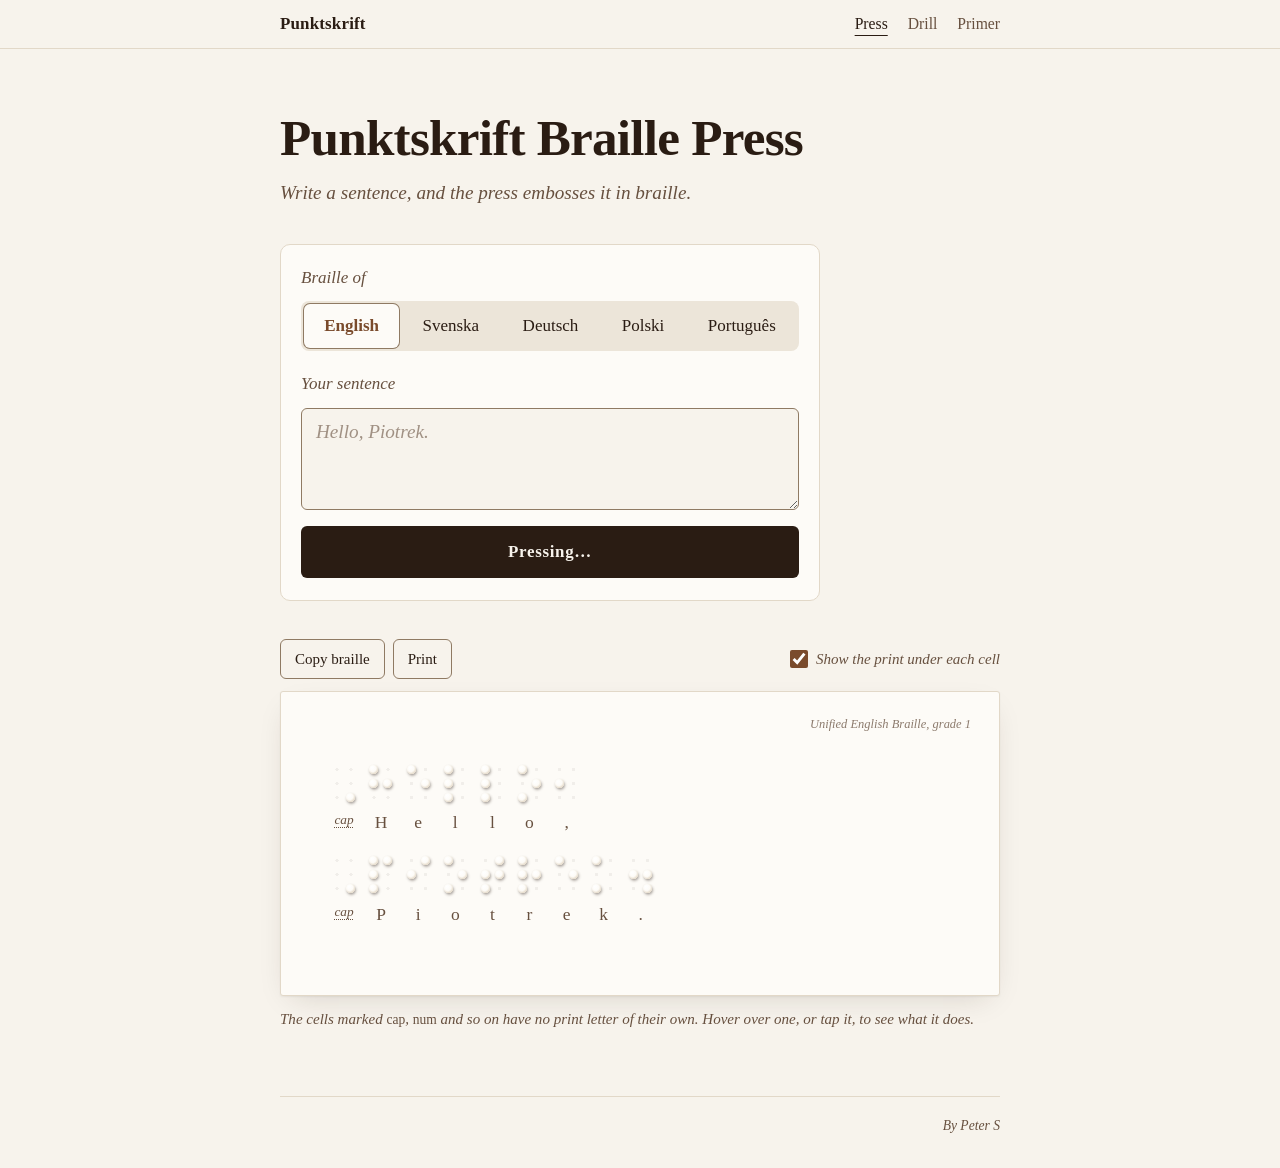
<file: index.html>
<!DOCTYPE html>
<html lang="en">
<head>
<meta charset="utf-8">
<meta name="viewport" content="width=device-width, initial-scale=1, viewport-fit=cover">
<meta name="theme-color" content="#f7f3ec" media="(prefers-color-scheme: light)">
<meta name="theme-color" content="#19110c" media="(prefers-color-scheme: dark)">
<title>Punktskrift Braille Press</title>
<link rel="stylesheet" href="css/site.css">
<link rel="stylesheet" href="css/braille.css">
<link rel="stylesheet" href="css/press.css">
</head>
<body>
<nav class="nav" aria-label="Punktskrift"><div class="in">
  <a class="brand" href="index.html">Punktskrift</a>
  <div class="pages">
    <a href="index.html" aria-current="page">Press</a>
    <a href="drill.html">Drill</a>
    <a href="primer.html">Primer</a>
  </div>
</div></nav>
<main>
  <header class="mast">
    <h1>Punktskrift Braille Press</h1>
    <p class="sub">Write a sentence, and the press embosses it in braille.</p>
  </header>

  <form id="press" class="slip" autocomplete="off">
    <span class="lbl" id="lang-label">Braille of</span>
    <div class="seg" id="langs" role="radiogroup" aria-labelledby="lang-label"></div>
    <label class="lbl" for="text">Your sentence</label>
    <textarea id="text" rows="3" spellcheck="false" placeholder="Hello, Piotrek."></textarea>
    <button type="submit" class="primary" id="go">Press</button>
  </form>

  <section class="sheet-wrap" aria-label="Braille page">
    <div class="tools">
      <button type="button" class="ghost" id="copy" title="Copy the braille as Unicode text">Copy braille</button>
      <button type="button" class="ghost" id="print">Print</button>
      <label class="toggle"><input type="checkbox" id="show-print" checked> Show the print under each cell</label>
    </div>
    <div class="sheet" id="sheet"></div>
    <p class="note" id="explain-hint" hidden>The cells marked <span class="eg">cap</span>, <span class="eg">num</span> and so on have no print letter of their own. Hover over one, or tap it, to see what it does.</p>
    <p class="note" id="note" hidden></p>
    <p class="sr" id="reader" aria-live="polite"></p>
  </section>
</main>
<footer class="foot">By Peter S</footer>
<script src="js/tables.js"></script>
<script src="js/braille.js"></script>
<script src="js/common.js"></script>
<script src="js/press.js"></script>
</body>
</html>
</file>
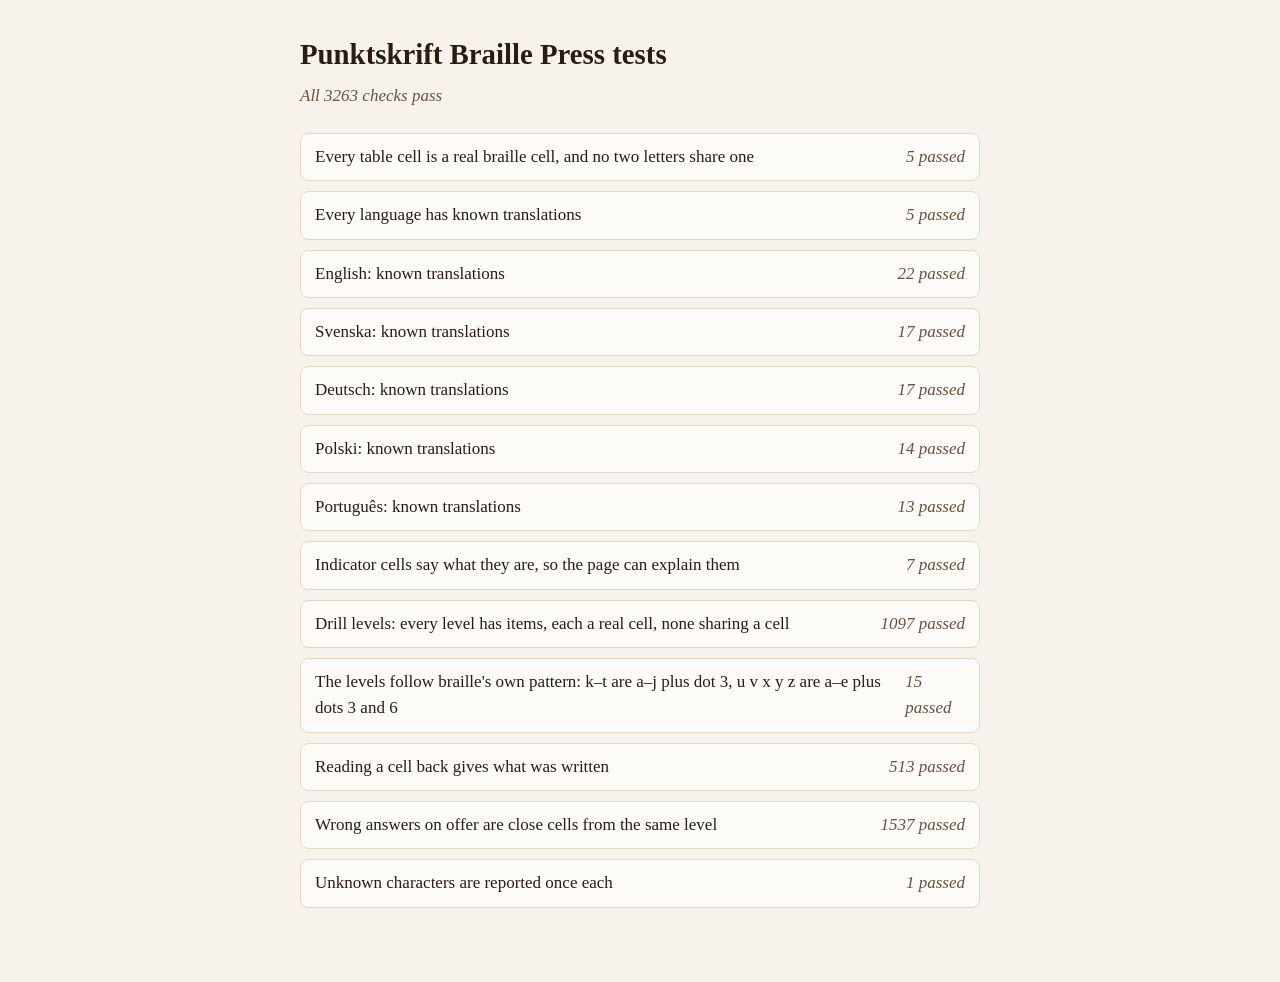
<file: tests/index.html>
<!DOCTYPE html>
<html lang="en">
<head>
<meta charset="utf-8">
<meta name="viewport" content="width=device-width, initial-scale=1">
<title>Punktskrift Braille Press tests</title>
<link rel="stylesheet" href="../css/site.css">
<style>
main{max-width:720px;margin:0 auto;padding:32px 20px 64px}
h1{margin:0 0 6px;font-weight:600;font-size:1.8rem}
#sum{margin:0 0 24px;color:var(--muted);font-style:italic}
.suite{margin:0 0 10px;padding:10px 14px;border:1px solid var(--line);border-radius:8px;background:var(--card)}
.suite.bad{border-color:var(--bad)}
.suite p{margin:0;display:flex;justify-content:space-between;gap:12px}
.suite .n{color:var(--muted);font-style:italic}
.suite ul{margin:8px 0 0;padding:0 0 0 18px;color:var(--bad);font-size:.92rem}
</style>
</head>
<body>
<main>
  <h1>Punktskrift Braille Press tests</h1>
  <p id="sum">Running…</p>
  <div id="out"></div>
</main>
<!-- Opens straight from disk: no server needed. -->
<script src="../js/tables.js"></script>
<script src="../js/braille.js"></script>
<script src="../js/lessons.js"></script>
<script src="cases.js"></script>
<script>
const suites = [];
function suite(name, run) {
  const failures = [];
  let count = 0;
  run((ok, message) => { count++; if (!ok) failures.push(message); });
  suites.push({ name, count, failures });
}

// "6 125 | 1" → the Unicode braille toUnicode() should give
function fromDots(expected) {
  return expected.split(" / ").map(line => line.split(" | ").map(word =>
    word.split(" ").map(cell => cell.startsWith("=") ? cell.slice(1) : cellChar(cell)).join("")
  ).join("⠀")).join("\n");
}

// Unicode braille back to dot numbers, so a failure reads like the cases
function toDots(braille) {
  return braille.split("\n").map(line => line.split("⠀").map(word => [...word].map(ch => {
    const code = ch.charCodeAt(0) - 0x2800;
    if (code < 0 || code > 63) return "=" + ch;
    return [1, 2, 3, 4, 5, 6].filter(dot => code & (1 << (dot - 1))).join("");
  }).join(" ")).join(" | ")).join(" / ");
}

suite("Every table cell is a real braille cell, and no two letters share one", check => {
  for (const [id, table] of Object.entries(BRAILLE_TABLES)) {
    const problems = tableProblems(table);
    check(problems.length === 0, `${id}: ${problems.join("; ")}`);
  }
});

suite("Every language has known translations", check => {
  for (const id of Object.keys(BRAILLE_TABLES)) check(CASES[id] && CASES[id].length > 0, `${id} has no cases`);
});

for (const [id, cases] of Object.entries(CASES)) {
  suite(`${BRAILLE_TABLES[id] ? BRAILLE_TABLES[id].name : id}: known translations`, check => {
    for (const [text, expected] of cases) {
      const got = toUnicode(translate(text, BRAILLE_TABLES[id]));
      check(got === fromDots(expected), `${JSON.stringify(text)} gave ${toDots(got)}, expected ${expected}`);
    }
  });
}

suite("Indicator cells say what they are, so the page can explain them", check => {
  const roles = (text, id) => translate(text, BRAILLE_TABLES[id]).lines.flat(2)
    .map(glyph => glyph.role).filter(role => !["letter", "digit", "sign"].includes(role)).join(" ");
  for (const [text, id, expected] of [
    ["Hi", "en", "cap"], ["NASA", "en", "capsWord"], ["ABCs", "en", "capsWord capsEnd"],
    ["THIS IS LOUD", "en", "capsPhrase capsEnd"], ["3a", "en", "num let"],
    ["ÄRGER", "de", "capsWord"], ["PKOs", "pl", "cap cap cap"],
  ]) {
    const got = roles(text, id);
    check(got === expected, `${id} ${JSON.stringify(text)} gave ${got}, expected ${expected}`);
  }
});

suite("Drill levels: every level has items, each a real cell, none sharing a cell", check => {
  for (const [id, table] of Object.entries(BRAILLE_TABLES)) {
    const list = levels(table);
    check(list.length >= 6, `${id} has only ${list.length} levels`);
    for (const level of list) {
      check(level.items.length > 0, `${id} ${level.id} is empty`);
      const keys = new Set();
      for (const it of level.items) {
        check(isCell(it.cell), `${id} ${level.id} ${it.print}: "${it.cell}" is not one cell`);
        check(!keys.has(it.key), `${id} ${level.id}: two items on ${it.key}`);
        keys.add(it.key);
      }
    }
    for (const letter of table.alphabet) check(table.letters[letter], `${id}: alphabet letter ${letter} has no cell`);
    const first = list[0].items.map(it => it.print).join("");
    check(first === "abcdefghij", `${id} starts with ${first}`);
  }
});

suite("The levels follow braille's own pattern: k–t are a–j plus dot 3, u v x y z are a–e plus dots 3 and 6", check => {
  const plus = (cell, dots) => [...new Set(cell + dots)].sort().join("");
  for (let k = 0; k < 10; k++) {
    const a = "abcdefghij"[k], b = "klmnopqrst"[k];
    check(BASE_LETTERS[b] === plus(BASE_LETTERS[a], "3"), `${b} is not ${a} plus dot 3`);
  }
  [..."uvxyz"].forEach((u, k) => check(BASE_LETTERS[u] === plus(BASE_LETTERS["abcde"[k]], "36"), `${u} is not ${"abcde"[k]} plus dots 3 and 6`));
});

suite("Reading a cell back gives what was written", check => {
  for (const [id, table] of Object.entries(BRAILLE_TABLES)) {
    for (const level of levels(table)) {
      for (const it of level.items) {
        const prints = lettersFor(table, it.cell).map(meaning => meaning.print);
        check(prints.includes(it.print), `${id}: ${it.cell} doesn't read back as ${it.print} (got ${prints.join(" ")})`);
      }
    }
  }
  check(lettersFor(BRAILLE_TABLES.en, "3456").some(m => m.print === "number sign"), "3456 is not the number sign in English");
});

suite("Wrong answers on offer are close cells from the same level", check => {
  let seed = 1;
  const random = () => (seed = (seed * 16807) % 2147483647) / 2147483647;
  for (const [id, table] of Object.entries(BRAILLE_TABLES)) {
    for (const level of levels(table)) {
      for (const it of level.items) {
        const offered = neighbours(it, level.items, 3, random);
        const want = Math.min(3, level.items.length - 1);
        check(offered.length === want, `${id} ${level.id} ${it.print}: ${offered.length} choices, expected ${want}`);
        check(offered.every(o => o.key !== it.key && level.items.includes(o)), `${id} ${level.id} ${it.print}: a choice repeats the answer or comes from elsewhere`);
        check(new Set(offered.map(o => o.key)).size === offered.length, `${id} ${level.id} ${it.print}: the same choice twice`);
      }
    }
  }
  const near = neighbours(levels(BRAILLE_TABLES.en)[0].items[3], levels(BRAILLE_TABLES.en)[0].items, 3, random);
  check(near.every(o => dotDistance(o.cell, "145") <= 2), `d's neighbours are far: ${near.map(o => o.print).join(" ")}`);
});

suite("Unknown characters are reported once each", check => {
  const result = translate("a ☃ b ☃ €", BRAILLE_TABLES.en);
  check(result.unknown.join("") === "☃", `got ${JSON.stringify(result.unknown)}`);
});

const out = document.getElementById("out");
let failed = 0, total = 0;
for (const { name, count, failures } of suites) {
  total += count;
  failed += failures.length;
  const box = document.createElement("section");
  box.className = "suite" + (failures.length ? " bad" : "");
  box.innerHTML = `<p><span></span><span class="n"></span></p>`;
  box.querySelector("span").textContent = name;
  box.querySelector(".n").textContent = failures.length ? `${failures.length} of ${count} failed` : `${count} passed`;
  if (failures.length) {
    const list = document.createElement("ul");
    failures.forEach(message => { const item = document.createElement("li"); item.textContent = message; list.append(item); });
    box.append(list);
  }
  out.append(box);
}
document.getElementById("sum").textContent = failed ? `${failed} of ${total} checks failed` : `All ${total} checks pass`;
document.title = (failed ? "FAIL " : "PASS ") + document.title;
</script>
</body>
</html>
</file>
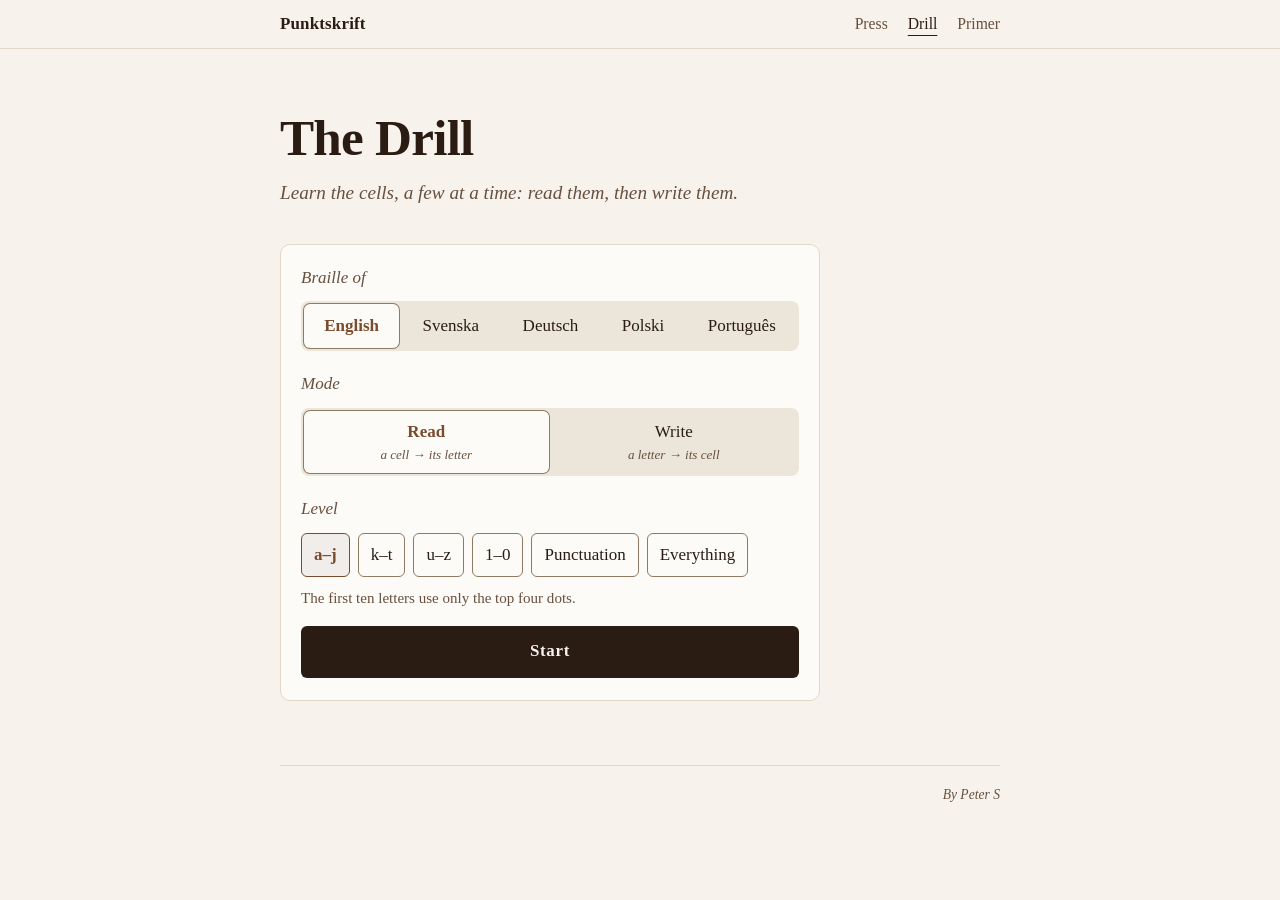
<file: drill.html>
<!DOCTYPE html>
<html lang="en">
<head>
<meta charset="utf-8">
<meta name="viewport" content="width=device-width, initial-scale=1, viewport-fit=cover">
<meta name="theme-color" content="#f7f3ec" media="(prefers-color-scheme: light)">
<meta name="theme-color" content="#19110c" media="(prefers-color-scheme: dark)">
<title>Drill · Punktskrift</title>
<link rel="stylesheet" href="css/site.css">
<link rel="stylesheet" href="css/braille.css">
<link rel="stylesheet" href="css/drill.css">
</head>
<body>
<nav class="nav" aria-label="Punktskrift"><div class="in">
  <a class="brand" href="index.html">Punktskrift</a>
  <div class="pages">
    <a href="index.html">Press</a>
    <a href="drill.html" aria-current="page">Drill</a>
    <a href="primer.html">Primer</a>
  </div>
</div></nav>
<main>
  <header class="mast">
    <h1>The Drill</h1>
    <p class="sub">Learn the cells, a few at a time: read them, then write them.</p>
  </header>

  <form id="setup" class="slip" autocomplete="off">
    <span class="lbl" id="lang-label">Braille of</span>
    <div class="seg" id="langs" role="radiogroup" aria-labelledby="lang-label"></div>
    <span class="lbl" id="mode-label">Mode</span>
    <div class="seg" id="modes" role="radiogroup" aria-labelledby="mode-label">
      <button type="button" role="radio" data-mode="read">Read <span class="mode-hint">a cell → its letter</span></button>
      <button type="button" role="radio" data-mode="write">Write <span class="mode-hint">a letter → its cell</span></button>
    </div>
    <span class="lbl" id="level-label">Level</span>
    <div class="chips" id="levels" role="radiogroup" aria-labelledby="level-label"></div>
    <p class="hint" id="level-hint"></p>
    <button type="submit" class="primary" id="start">Start</button>
  </form>

  <section id="game" class="card" hidden aria-live="polite">
    <div class="top"><span id="count"></span><button type="button" class="quiet" id="stop">Stop</button></div>
    <div class="bar" aria-hidden="true"><div id="fill"></div></div>
    <p class="ask" id="ask"></p>
    <div class="stage" id="stage"></div>
    <div class="answer" id="answer"></div>
    <p class="fb" id="feedback" hidden></p>
    <button type="button" class="primary" id="next" hidden>Next</button>
  </section>

  <section id="done" class="card" hidden aria-live="polite"></section>
</main>
<footer class="foot">By Peter S</footer>
<script src="js/tables.js"></script>
<script src="js/braille.js"></script>
<script src="js/lessons.js"></script>
<script src="js/common.js"></script>
<script src="js/drill.js"></script>
</body>
</html>
</file>
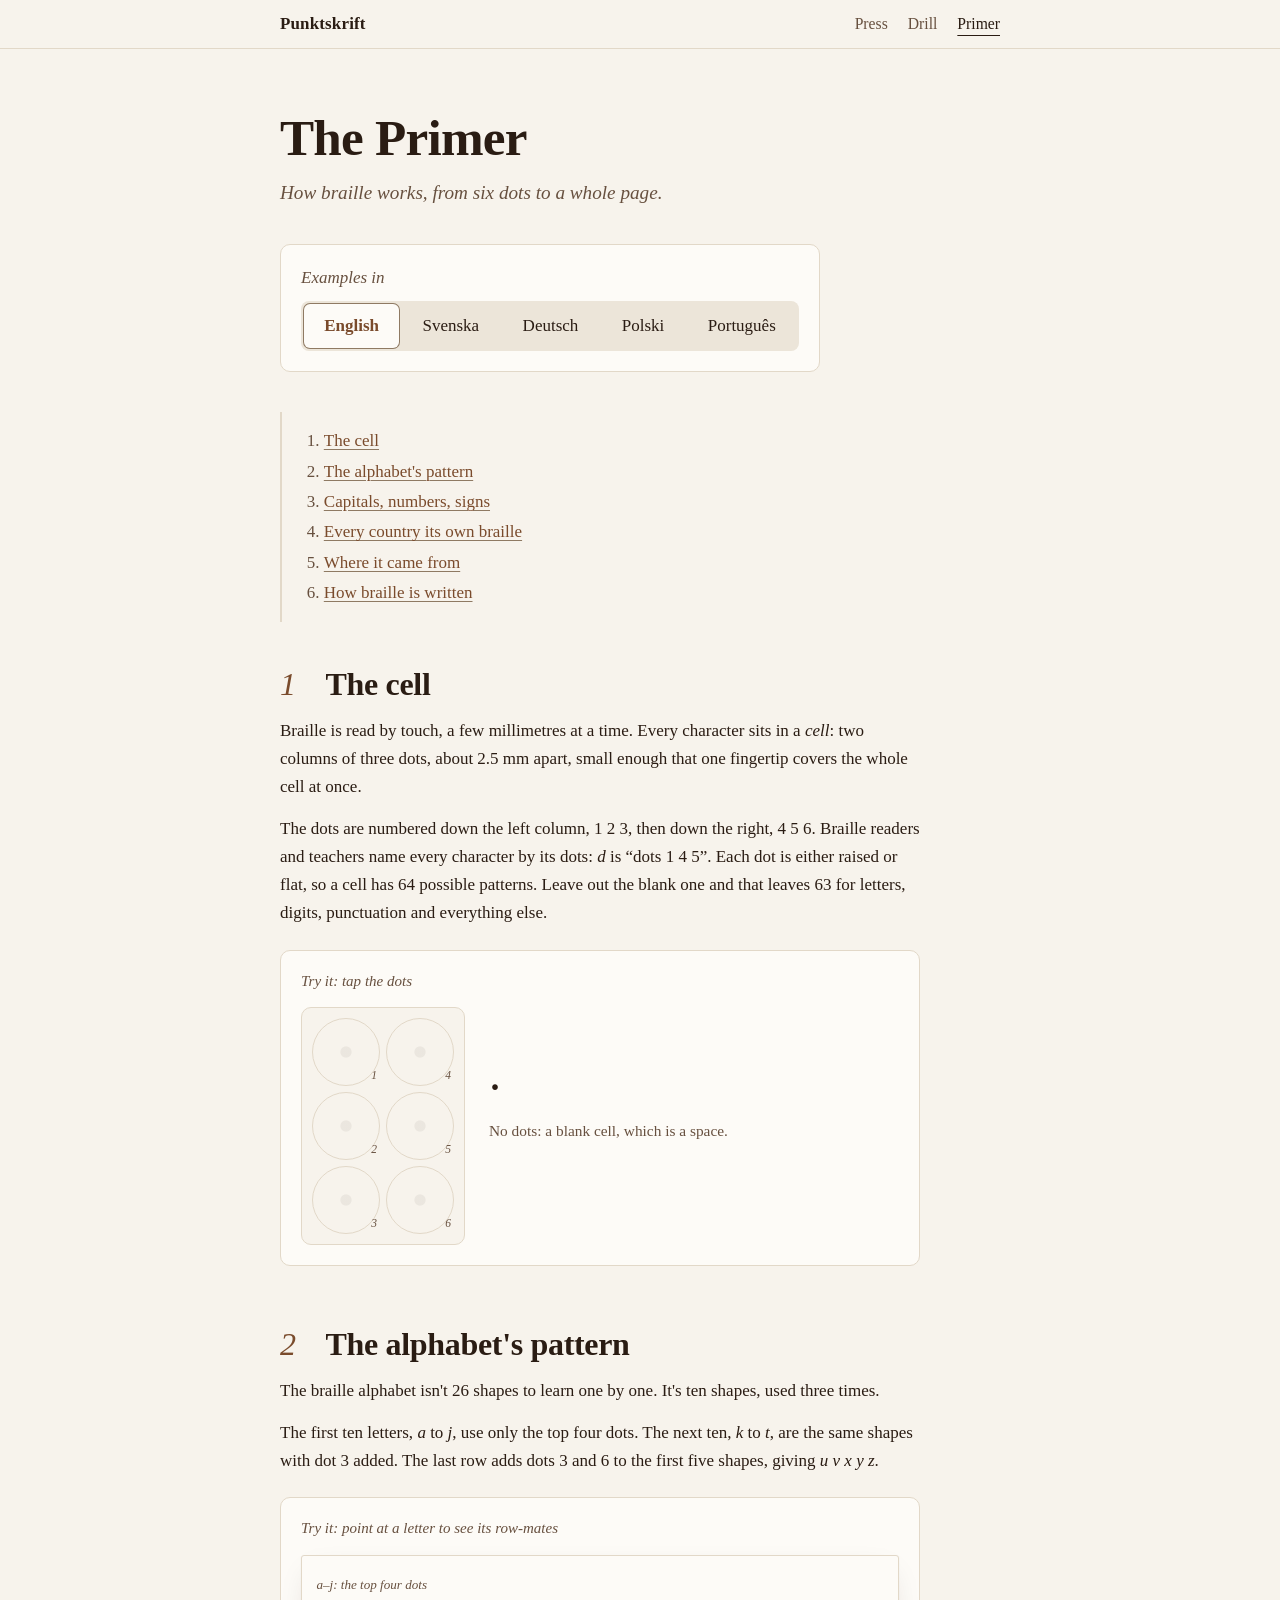
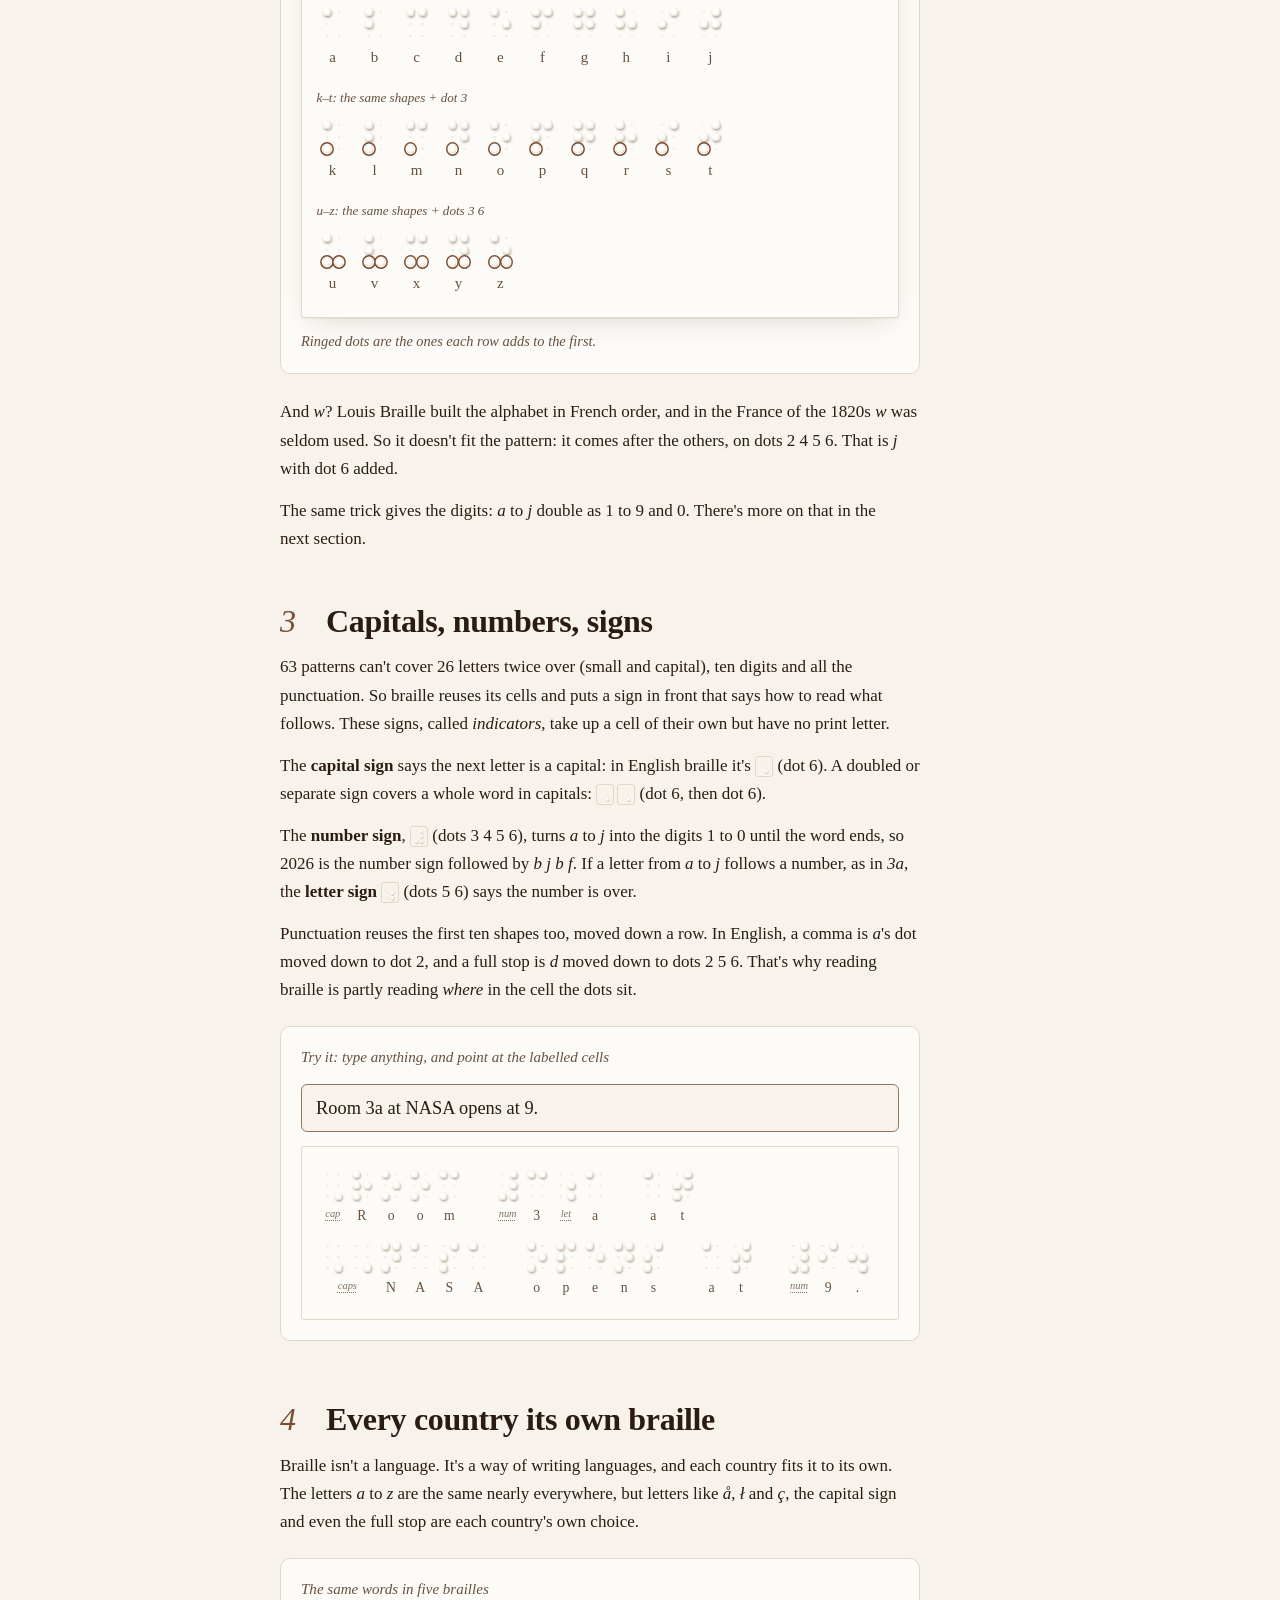
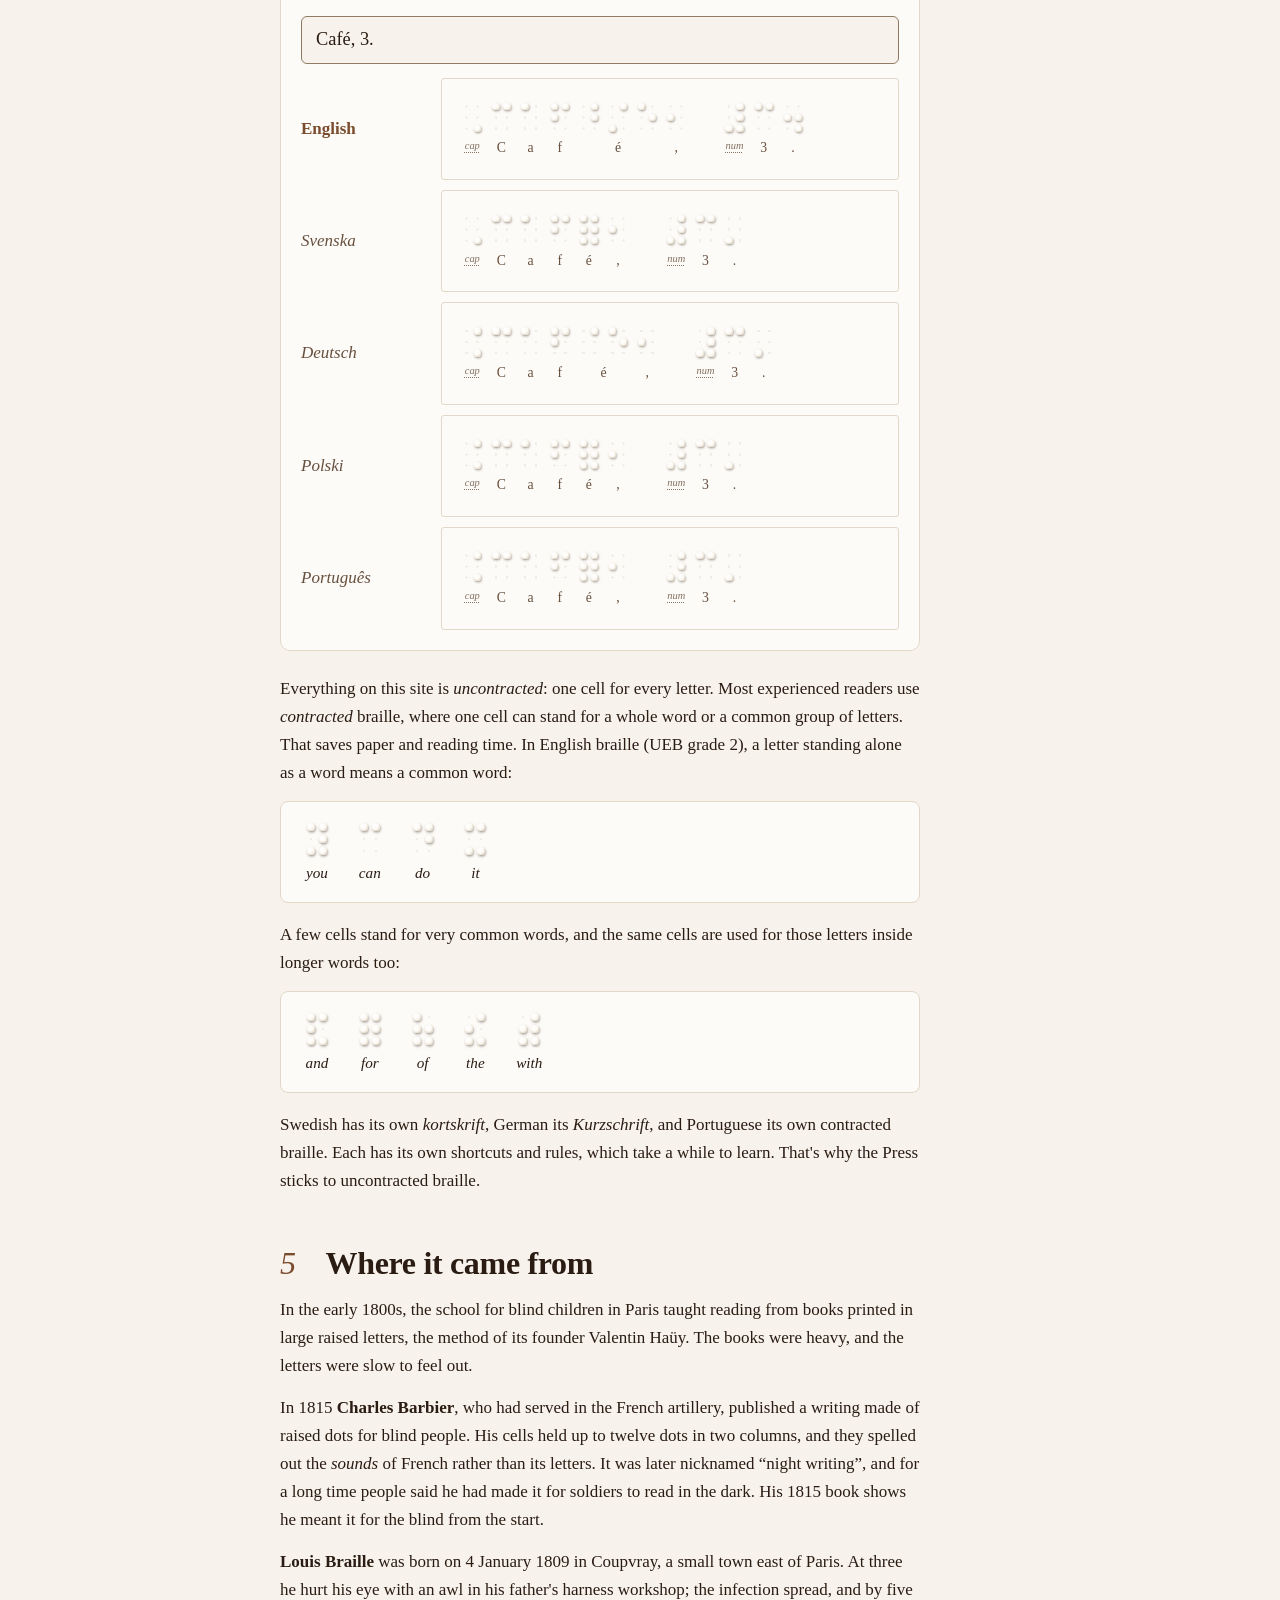
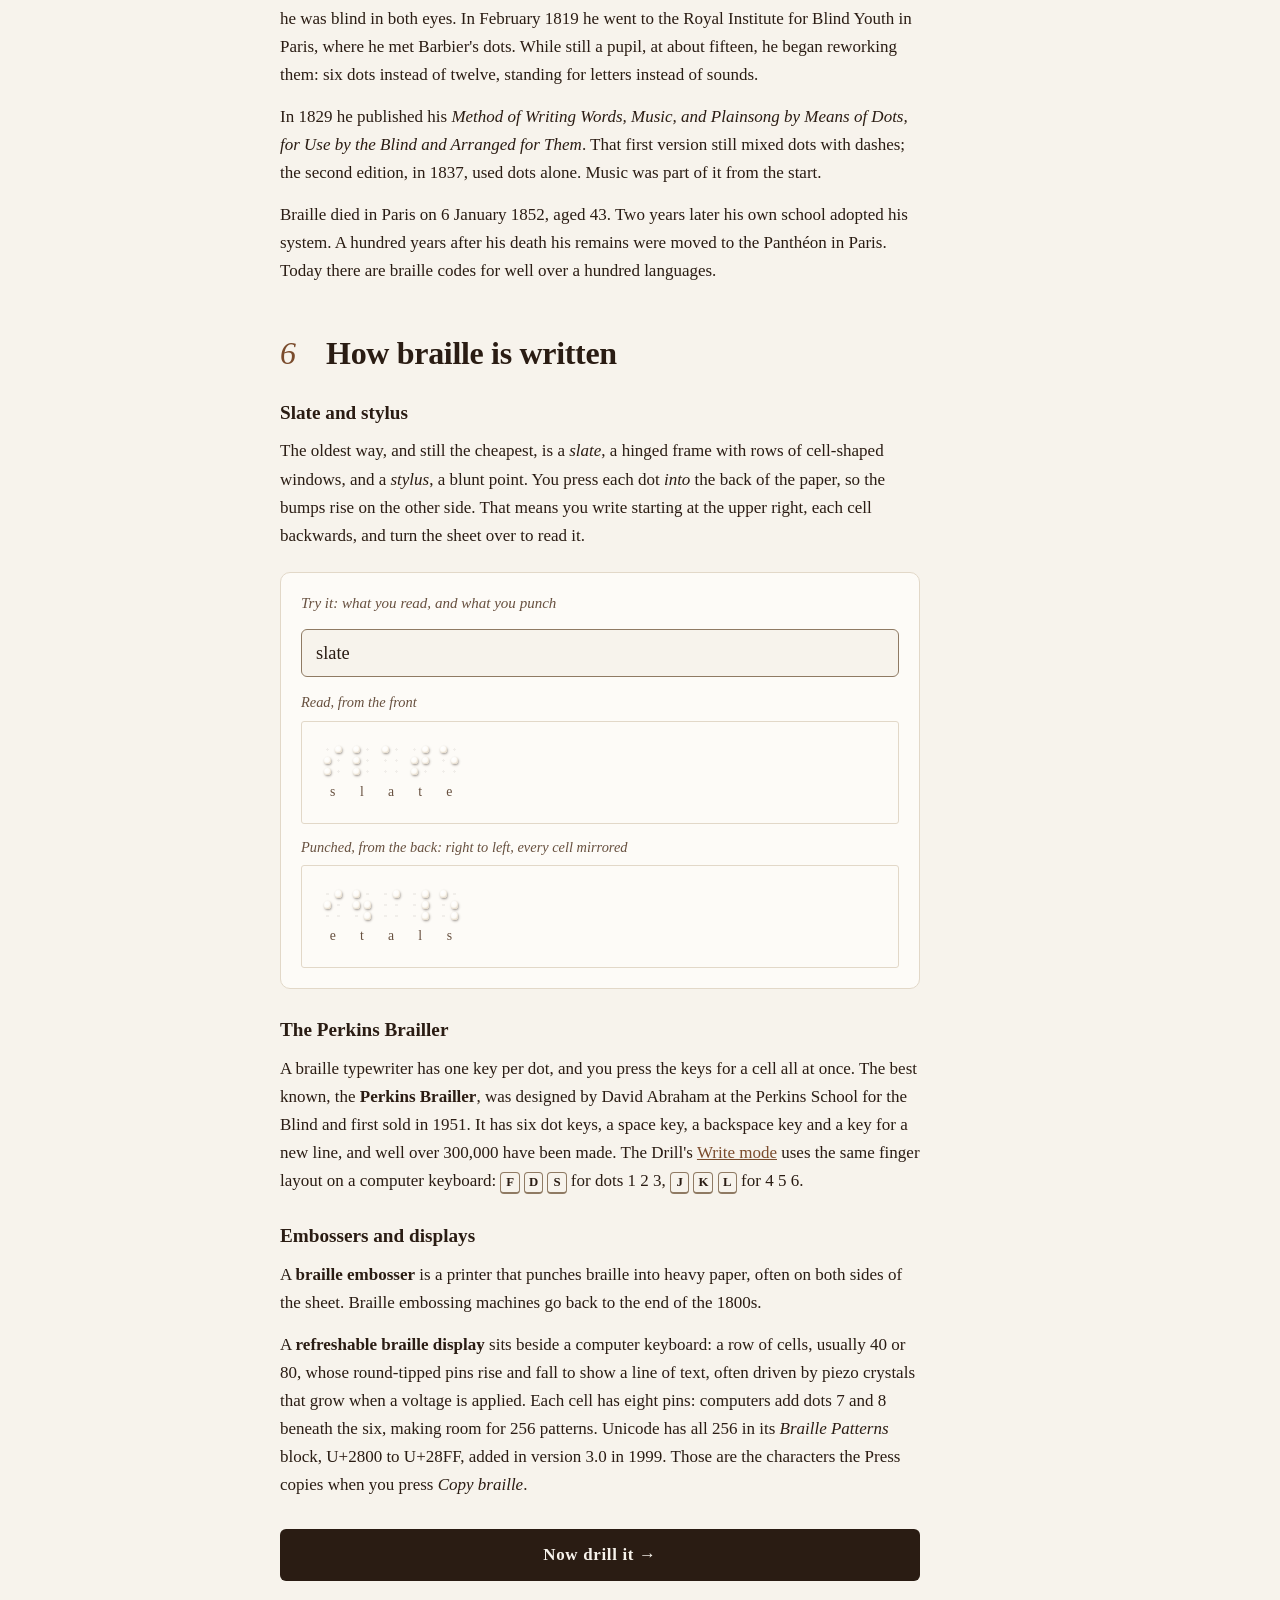
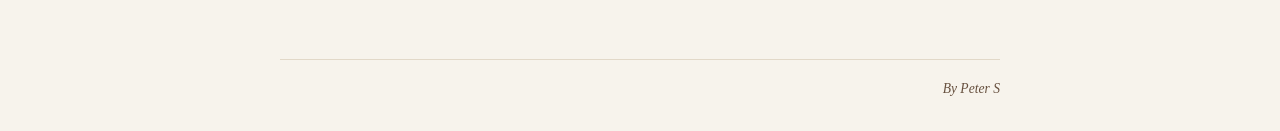
<file: primer.html>
<!DOCTYPE html>
<html lang="en">
<head>
<meta charset="utf-8">
<meta name="viewport" content="width=device-width, initial-scale=1, viewport-fit=cover">
<meta name="theme-color" content="#f7f3ec" media="(prefers-color-scheme: light)">
<meta name="theme-color" content="#19110c" media="(prefers-color-scheme: dark)">
<title>Primer · Punktskrift</title>
<link rel="stylesheet" href="css/site.css">
<link rel="stylesheet" href="css/braille.css">
<link rel="stylesheet" href="css/primer.css">
</head>
<body>
<nav class="nav" aria-label="Punktskrift"><div class="in">
  <a class="brand" href="index.html">Punktskrift</a>
  <div class="pages">
    <a href="index.html">Press</a>
    <a href="drill.html">Drill</a>
    <a href="primer.html" aria-current="page">Primer</a>
  </div>
</div></nav>
<main>
  <header class="mast">
    <h1>The Primer</h1>
    <p class="sub">How braille works, from six dots to a whole page.</p>
  </header>

  <div class="slip examples">
    <span class="lbl" id="lang-label">Examples in</span>
    <div class="seg" id="langs" role="radiogroup" aria-labelledby="lang-label"></div>
  </div>

  <article class="primer">
    <nav class="contents" aria-label="Sections">
      <ol>
        <li><a href="#cell">The cell</a></li>
        <li><a href="#alphabet">The alphabet's pattern</a></li>
        <li><a href="#signs">Capitals, numbers, signs</a></li>
        <li><a href="#languages">Every country its own braille</a></li>
        <li><a href="#history">Where it came from</a></li>
        <li><a href="#tools">How braille is written</a></li>
      </ol>
    </nav>

    <section id="cell">
      <h2><span class="no">1</span> The cell</h2>
      <p>Braille is read by touch, a few millimetres at a time. Every character sits in a <em>cell</em>: two columns of three dots, about 2.5 mm apart, small enough that one fingertip covers the whole cell at once.</p>
      <p>The dots are numbered down the left column, 1 2 3, then down the right, 4 5 6. Braille readers and teachers name every character by its dots: <em>d</em> is “dots 1 4 5”. Each dot is either raised or flat, so a cell has 64 possible patterns. Leave out the blank one and that leaves 63 for letters, digits, punctuation and everything else.</p>
      <div class="try" id="try-cell">
        <p class="try-title">Try it: tap the dots</p>
        <div class="try-body">
          <div class="try-pad" id="cell-pad"></div>
          <div class="reading" id="cell-reading" aria-live="polite"></div>
        </div>
      </div>
    </section>

    <section id="alphabet">
      <h2><span class="no">2</span> The alphabet's pattern</h2>
      <p>The braille alphabet isn't 26 shapes to learn one by one. It's ten shapes, used three times.</p>
      <p>The first ten letters, <em>a</em> to <em>j</em>, use only the top four dots. The next ten, <em>k</em> to <em>t</em>, are the same shapes with dot 3 added. The last row adds dots 3 and 6 to the first five shapes, giving <em>u v x y z</em>.</p>
      <div class="try" id="try-alphabet">
        <p class="try-title">Try it: point at a letter to see its row-mates</p>
        <div class="decades sheet" id="decades"></div>
        <p class="caption">Ringed dots are the ones each row adds to the first.</p>
      </div>
      <p>And <em>w</em>? Louis Braille built the alphabet in French order, and in the France of the 1820s <em>w</em> was seldom used. So it doesn't fit the pattern: it comes after the others, on dots 2 4 5 6. That is <em>j</em> with dot 6 added.</p>
      <p>The same trick gives the digits: <em>a</em> to <em>j</em> double as 1 to 9 and 0. There's more on that in the next section.</p>
    </section>

    <section id="signs">
      <h2><span class="no">3</span> Capitals, numbers, signs</h2>
      <p>63 patterns can't cover 26 letters twice over (small and capital), ten digits and all the punctuation. So braille reuses its cells and puts a sign in front that says how to read what follows. These signs, called <em>indicators</em>, take up a cell of their own but have no print letter.</p>
      <p>The <strong>capital sign</strong> says the next letter is a capital: in <span class="lang-name"></span> braille it's <span class="sign" data-sign="capital"></span>. A doubled or separate sign covers a whole word in capitals: <span class="sign" data-sign="capsWord"></span>.</p>
      <p>The <strong>number sign</strong>, <span class="sign" data-sign="number"></span>, turns <em>a</em> to <em>j</em> into the digits 1 to 0 until the word ends, so 2026 is the number sign followed by <em>b j b f</em>. If a letter from <em>a</em> to <em>j</em> follows a number, as in <em>3a</em>, the <strong>letter sign</strong> <span class="sign" data-sign="letterSign"></span> says the number is over.</p>
      <p>Punctuation reuses the first ten shapes too, moved down a row. In English, a comma is <em>a</em>'s dot moved down to dot 2, and a full stop is <em>d</em> moved down to dots 2 5 6. That's why reading braille is partly reading <em>where</em> in the cell the dots sit.</p>
      <div class="try" id="try-signs">
        <p class="try-title">Try it: type anything, and point at the labelled cells</p>
        <input type="text" id="mini-text" class="mini-input" value="Room 3a at NASA opens at 9." spellcheck="false" aria-label="Text to press">
        <div class="sheet mini" id="mini-sheet"></div>
      </div>
    </section>

    <section id="languages">
      <h2><span class="no">4</span> Every country its own braille</h2>
      <p>Braille isn't a language. It's a way of writing languages, and each country fits it to its own. The letters <em>a</em> to <em>z</em> are the same nearly everywhere, but letters like <em>å</em>, <em>ł</em> and <em>ç</em>, the capital sign and even the full stop are each country's own choice.</p>
      <div class="try" id="try-languages">
        <p class="try-title">The same words in five brailles</p>
        <input type="text" id="compare-text" class="mini-input" value="Café, 3." spellcheck="false" aria-label="Text to compare">
        <div class="compare" id="compare"></div>
      </div>
      <p>Everything on this site is <em>uncontracted</em>: one cell for every letter. Most experienced readers use <em>contracted</em> braille, where one cell can stand for a whole word or a common group of letters. That saves paper and reading time. In English braille (UEB grade 2), a letter standing alone as a word means a common word:</p>
      <div class="contractions" id="wordsigns"></div>
      <p>A few cells stand for very common words, and the same cells are used for those letters inside longer words too:</p>
      <div class="contractions" id="strong"></div>
      <p>Swedish has its own <em>kortskrift</em>, German its <em>Kurzschrift</em>, and Portuguese its own contracted braille. Each has its own shortcuts and rules, which take a while to learn. That's why the Press sticks to uncontracted braille.</p>
    </section>

    <section id="history">
      <h2><span class="no">5</span> Where it came from</h2>
      <p>In the early 1800s, the school for blind children in Paris taught reading from books printed in large raised letters, the method of its founder Valentin Haüy. The books were heavy, and the letters were slow to feel out.</p>
      <p>In 1815 <strong>Charles Barbier</strong>, who had served in the French artillery, published a writing made of raised dots for blind people. His cells held up to twelve dots in two columns, and they spelled out the <em>sounds</em> of French rather than its letters. It was later nicknamed “night writing”, and for a long time people said he had made it for soldiers to read in the dark. His 1815 book shows he meant it for the blind from the start.</p>
      <p><strong>Louis Braille</strong> was born on 4 January 1809 in Coupvray, a small town east of Paris. At three he hurt his eye with an awl in his father's harness workshop; the infection spread, and by five he was blind in both eyes. In February 1819 he went to the Royal Institute for Blind Youth in Paris, where he met Barbier's dots. While still a pupil, at about fifteen, he began reworking them: six dots instead of twelve, standing for letters instead of sounds.</p>
      <p>In 1829 he published his <em>Method of Writing Words, Music, and Plainsong by Means of Dots, for Use by the Blind and Arranged for Them</em>. That first version still mixed dots with dashes; the second edition, in 1837, used dots alone. Music was part of it from the start.</p>
      <p>Braille died in Paris on 6 January 1852, aged 43. Two years later his own school adopted his system. A hundred years after his death his remains were moved to the Panthéon in Paris. Today there are braille codes for well over a hundred languages.</p>
    </section>

    <section id="tools">
      <h2><span class="no">6</span> How braille is written</h2>
      <h3>Slate and stylus</h3>
      <p>The oldest way, and still the cheapest, is a <em>slate</em>, a hinged frame with rows of cell-shaped windows, and a <em>stylus</em>, a blunt point. You press each dot <em>into</em> the back of the paper, so the bumps rise on the other side. That means you write starting at the upper right, each cell backwards, and turn the sheet over to read it.</p>
      <div class="try" id="try-slate">
        <p class="try-title">Try it: what you read, and what you punch</p>
        <input type="text" id="slate-text" class="mini-input" value="slate" spellcheck="false" aria-label="Word for the slate">
        <p class="side">Read, from the front</p>
        <div class="sheet mini" id="slate-front"></div>
        <p class="side">Punched, from the back: right to left, every cell mirrored</p>
        <div class="sheet mini" id="slate-back"></div>
      </div>
      <h3>The Perkins Brailler</h3>
      <p>A braille typewriter has one key per dot, and you press the keys for a cell all at once. The best known, the <strong>Perkins Brailler</strong>, was designed by David Abraham at the Perkins School for the Blind and first sold in 1951. It has six dot keys, a space key, a backspace key and a key for a new line, and well over 300,000 have been made. The Drill's <a href="drill.html#write">Write mode</a> uses the same finger layout on a computer keyboard: <kbd>F</kbd> <kbd>D</kbd> <kbd>S</kbd> for dots 1 2 3, <kbd>J</kbd> <kbd>K</kbd> <kbd>L</kbd> for 4 5 6.</p>
      <h3>Embossers and displays</h3>
      <p>A <strong>braille embosser</strong> is a printer that punches braille into heavy paper, often on both sides of the sheet. Braille embossing machines go back to the end of the 1800s.</p>
      <p>A <strong>refreshable braille display</strong> sits beside a computer keyboard: a row of cells, usually 40 or 80, whose round-tipped pins rise and fall to show a line of text, often driven by piezo crystals that grow when a voltage is applied. Each cell has eight pins: computers add dots 7 and 8 beneath the six, making room for 256 patterns. Unicode has all 256 in its <em>Braille Patterns</em> block, U+2800 to U+28FF, added in version 3.0 in 1999. Those are the characters the Press copies when you press <em>Copy braille</em>.</p>
      <p class="onwards"><a class="primary" href="drill.html">Now drill it →</a></p>
    </section>
  </article>
</main>
<footer class="foot">By Peter S</footer>
<script src="js/tables.js"></script>
<script src="js/braille.js"></script>
<script src="js/lessons.js"></script>
<script src="js/common.js"></script>
<script src="js/primer.js"></script>
</body>
</html>
</file>
<file: css/site.css>
/* Punktskrift Braille Press: the colours (light and dark), the type, the nav and the footer.
   Copied from Piotrek's Polynoun Tincture so the two look like siblings. */
:root{
  --serif:"Iowan Old Style","Palatino Linotype","URW Palladio L",P052,Palatino,"Book Antiqua",Georgia,serif;
  --paper:#f7f3ec;
  --card:#fdfbf7;
  --sunk:#ece5d9;
  --ink:#2a1c13;
  --muted:#67503f;
  --line:#e2d8c8;
  --edge:#8f7a63;
  --hover:rgba(42,28,19,.06);
  --focus:#2a1c13;
  --ok:#2c6640;
  --okbg:#e0eadb;
  --bad:#9a3426;
  --badbg:#f4ddd5;
  color-scheme:light;
}
@media (prefers-color-scheme:dark){
  :root:not([data-theme="light"]){
    --paper:#19110c;
    --card:#221812;
    --sunk:#2c2019;
    --ink:#f0e4d2;
    --muted:#ab9886;
    --line:#3a2b21;
    --edge:#76624f;
    --hover:rgba(240,228,210,.06);
    --focus:#f0e4d2;
    --ok:#95d3a5;
    --okbg:#1d3123;
    --bad:#f29d90;
    --badbg:#40231c;
    color-scheme:dark;
  }
}
:root[data-theme="dark"]{
  --paper:#19110c;
  --card:#221812;
  --sunk:#2c2019;
  --ink:#f0e4d2;
  --muted:#ab9886;
  --line:#3a2b21;
  --edge:#76624f;
  --hover:rgba(240,228,210,.06);
  --focus:#f0e4d2;
  --ok:#95d3a5;
  --okbg:#1d3123;
  --bad:#f29d90;
  --badbg:#40231c;
  color-scheme:dark;
}
html{height:100%;scroll-padding-top:env(safe-area-inset-top,0px);-webkit-text-size-adjust:100%}
*,*::before,*::after{box-sizing:border-box}
[hidden]{display:none!important}
body{margin:0;min-height:100%;background:var(--paper);color:var(--ink);font:17px/1.55 var(--serif);font-kerning:normal;-webkit-font-smoothing:antialiased;-moz-osx-font-smoothing:grayscale;padding:env(safe-area-inset-top,0px) env(safe-area-inset-right,0px) env(safe-area-inset-bottom,0px) env(safe-area-inset-left,0px)}
button,input,textarea{font:inherit;color:inherit}
button{cursor:pointer;-webkit-tap-highlight-color:transparent}
:focus-visible{outline:2px solid var(--focus);outline-offset:2px}

/* Site navigation */
.nav{border-bottom:1px solid var(--line)}
.nav .in{display:flex;align-items:center;justify-content:space-between;gap:12px;max-width:760px;margin:0 auto;padding:2px 20px}
.brand{display:inline-flex;align-items:center;min-height:44px;color:var(--ink);font-weight:600;font-size:1.06rem;letter-spacing:.01em;text-decoration:none;border-radius:4px}
/* The three pages, like Polynoun's language links: the current one underlined */
.pages{display:flex;gap:4px;margin-right:-8px}
.pages a{display:inline-flex;align-items:center;min-height:44px;padding:0 8px;border-radius:4px;color:var(--muted);font-size:.98rem;text-decoration:none}
.pages a[aria-current]{color:var(--ink);text-decoration:underline;text-decoration-thickness:1px;text-underline-offset:6px}

/* Footer: a hairline the width of the text column, then the credit */
.foot{width:calc(100% - 40px);max-width:720px;margin:0 auto;padding:18px 0 32px;border-top:1px solid var(--line);color:var(--muted);font-style:italic;font-size:.85rem;text-align:right}

@media (max-width:400px){
  .nav .in{padding-left:16px;padding-right:16px}
  .foot{width:calc(100% - 32px)}
}
@media (hover:hover){
  .brand:hover,.pages a:hover{color:var(--ink)}
}
@media (prefers-reduced-motion:reduce){
  *,*::before,*::after{transition:none!important;animation:none!important}
}
</file>
<file: css/braille.css>
/* Punktskrift: what the Press, the Drill and the Primer share: accent colours, the masthead, the slip
   and its controls, buttons, and braille itself (sheet, cells, dots, print, explanations).
   Loaded after site.css. The control styles follow Polynoun's trainers. */
:root{
  --accent:#7a4b2c;
  --fill:#2a1c13;
  --on-fill:#f7f3ec;
  --ring:rgba(122,75,44,.22);
  /* Embossing: the dots are paper too, lit from the top left */
  --hi:#ffffff;--lo:#e6dccb;--shade:rgba(42,28,19,.42);--pin:rgba(42,28,19,.06);
}
@media (prefers-color-scheme:dark){
  :root:not([data-theme="light"]){
    --accent:#d9a77f;
    --fill:#f0e4d2;
    --on-fill:#19110c;
    --ring:rgba(217,167,127,.25);
    --hi:#5e4a3a;--lo:#140d09;--shade:rgba(0,0,0,.7);--pin:rgba(240,228,210,.07);
  }
}
:root[data-theme="dark"]{
  --accent:#d9a77f;
  --fill:#f0e4d2;
  --on-fill:#19110c;
  --ring:rgba(217,167,127,.25);
  --hi:#5e4a3a;--lo:#140d09;--shade:rgba(0,0,0,.7);--pin:rgba(240,228,210,.07);
}

main{max-width:760px;margin:0 auto;padding:clamp(32px,7vh,64px) 20px 64px}

/* Masthead, as on Polynoun's front page */
.mast{max-width:540px}
h1{margin:0;font-weight:600;font-size:clamp(2.3rem,9vw,3.2rem);line-height:1.02;letter-spacing:-.015em;text-wrap:balance}
.sub{margin:14px 0 0;color:var(--muted);font-style:italic;font-size:1.2rem;text-wrap:pretty}

/* The slip: the one raised card of controls */
.slip{max-width:540px;margin:36px 0 0;padding:20px 20px 22px;background:var(--card);border:1px solid var(--line);border-radius:10px}
.lbl{display:block;margin:0 0 10px;color:var(--muted);font-style:italic}
.seg{display:flex;flex-wrap:wrap;gap:3px;padding:3px;margin:0 0 20px;background:var(--sunk);border-radius:8px}
.seg button{flex:1 1 auto;min-height:44px;padding:8px;border:0;border-radius:6px;background:transparent;white-space:nowrap;transition:background-color .15s,color .15s}
.seg button.on{background:var(--card);color:var(--accent);font-weight:600;box-shadow:0 0 0 1px var(--edge)}
.primary{display:flex;align-items:center;justify-content:center;width:100%;min-height:52px;margin-top:16px;padding:12px 20px;border:0;border-radius:6px;background:var(--fill);color:var(--on-fill);font-weight:600;font-size:1.06rem;letter-spacing:.04em;transition:opacity .15s}
.primary:active{opacity:.85}
.ghost{min-height:40px;padding:6px 14px;border:1px solid var(--edge);border-radius:6px;background:transparent;font-size:.94rem;transition:background-color .15s}
.toggle{display:inline-flex;align-items:center;gap:8px;min-height:44px;color:var(--muted);font-style:italic;font-size:.94rem;cursor:pointer}
.toggle input{width:18px;height:18px;margin:0;accent-color:var(--accent)}

/* The sheet of braille paper.
   Sizes follow real braille: dots 2.5 mm apart, cells 6 mm apart, lines 10 mm apart.
   --u is one dot step; everything else is a multiple of it. */
.sheet{
  --u:clamp(9px,2.6vw,14px);
  position:relative;min-height:calc(var(--u) * 16);padding:calc(var(--u) * 5) clamp(18px,5vw,calc(var(--u) * 3.5));
  background:var(--card);border:1px solid var(--line);border-radius:3px;
  box-shadow:0 1px 2px rgba(42,28,19,.06),0 10px 30px -12px rgba(42,28,19,.18);
}
.stamp{position:absolute;top:calc(var(--u) * 1.6);right:calc(var(--u) * 2);margin:0;color:var(--muted);font-style:italic;font-size:.78rem;opacity:.75}

.line{display:flex;flex-wrap:wrap;column-gap:calc(var(--u) * 3.3);row-gap:calc(var(--u) * 1.4)}
.line+.line{margin-top:calc(var(--u) * 1.4)}
.line.empty{height:calc(var(--u) * 3)}
.word{display:inline-flex;gap:calc(var(--u) * .65)}
.glyph{display:inline-flex;flex-direction:column;align-items:center}
.cells{display:inline-flex;gap:calc(var(--u) * .65)}

/* A cell: two columns of three dots, numbered down the left (1 2 3) then the right (4 5 6) */
.cell{display:grid;grid-template-columns:repeat(2,var(--u));grid-template-rows:repeat(3,var(--u));place-items:center}
.d1{grid-area:1/1}.d2{grid-area:2/1}.d3{grid-area:3/1}.d4{grid-area:1/2}.d5{grid-area:2/2}.d6{grid-area:3/2}
.dot{width:calc(var(--u) * .66);height:calc(var(--u) * .66);border-radius:50%;background:radial-gradient(circle,var(--pin) 0 22%,transparent 26%)}
.dot.up{
  background:radial-gradient(circle at 34% 30%,var(--hi) 0,var(--card) 48%,var(--lo) 100%);
  box-shadow:calc(var(--u) * .06) calc(var(--u) * .12) calc(var(--u) * .2) var(--shade),inset calc(var(--u) * -.04) calc(var(--u) * -.06) calc(var(--u) * .1) var(--lo);
}
/* A character this braille has no cell for: the outline of an empty cell */
.cell.missing{width:calc(var(--u) * 2);height:calc(var(--u) * 3);border:1px dashed var(--edge);border-radius:3px;opacity:.7}

/* The print, small, under each cell */
.print{min-height:1.3em;margin-top:calc(var(--u) * .5);color:var(--muted);font-size:calc(var(--u) * 1.25);line-height:1.3;white-space:pre}
.print.label{font-style:italic;font-size:calc(var(--u) * .95);opacity:.8}
.glyph.unknown .print{color:var(--accent)}

/* The press at work: each cell's dots pop up at its own time (--t), then its print appears */
.punching .dot.up{animation:punch .4s cubic-bezier(.3,1.5,.5,1) var(--t) both}
.punching .print{animation:ink .5s ease-out var(--t) both}
@keyframes punch{
  from{transform:scale(.15);opacity:0;box-shadow:none}
  to{transform:scale(1);opacity:1}
}
@keyframes ink{from{opacity:0}to{opacity:1}}

/* A six-dot pad to build a cell on (the Drill's Write mode, the Primer's try-it parts) */
.pad{display:grid;grid-template-columns:repeat(2,calc(var(--u) * 1.7));grid-template-rows:repeat(3,calc(var(--u) * 1.7));gap:6px;padding:10px;background:var(--paper);border:1px solid var(--line);border-radius:10px}
.pad-dot{position:relative;display:grid;place-items:center;border:1px solid var(--line);border-radius:50%;background:transparent;transition:background-color .12s,border-color .12s}
.pad-dot .dot{width:calc(var(--u) * .9);height:calc(var(--u) * .9)}
.pad-dot .dot:not(.up){background:radial-gradient(circle,var(--pin) 0 20%,transparent 24%)}
.pad-dot .num{position:absolute;right:2px;bottom:0;color:var(--muted);font-size:.72rem;font-style:italic}
.pad-dot[aria-pressed="true"]{border-color:var(--edge)}
.pad-dot:disabled{cursor:default}
/* After checking: a ring where a dot is missing, a cross over a dot that shouldn't be there */
.pad-dot.missed{border:2px dashed var(--bad)}
.pad-dot.missed .dot{background:none;box-shadow:inset 0 0 0 2px var(--bad);opacity:.8}
.pad-dot.extra::after{content:"✕";position:absolute;inset:0;display:grid;place-items:center;color:var(--bad);font-size:calc(var(--u) * .9);line-height:1}
/* Keyboard keys in running text */
kbd{display:inline-block;min-width:1.5em;padding:0 4px;border:1px solid var(--edge);border-bottom-width:2px;border-radius:4px;background:var(--paper);font:600 .8rem/1.5 var(--serif);text-align:center}

.note{margin:12px 0 0;color:var(--muted);font-style:italic;font-size:.94rem}
.note .eg{font-style:normal;font-size:.9em}

/* Labelled cells explain themselves: a dotted underline under the label, and an ink slip on hover or tap */
.explained{cursor:help}
.explained .print{text-decoration:underline dotted;text-decoration-thickness:1px;text-underline-offset:3px}
.explain{position:fixed;left:0;top:0;z-index:20;max-width:min(300px,calc(100vw - 16px));padding:7px 12px 8px;border-radius:6px;background:var(--ink);color:var(--paper);font:italic .9rem/1.45 var(--serif);pointer-events:none;opacity:0;transition:opacity .12s}
.explain.on{opacity:1}
.sr{position:absolute;width:1px;height:1px;margin:-1px;padding:0;overflow:hidden;clip:rect(0 0 0 0);white-space:nowrap;border:0}

@media (max-width:400px){main{padding-left:16px;padding-right:16px}.slip{padding:16px}}
@media (hover:hover){.ghost:hover{background:var(--hover)}.pad-dot:not(:disabled):hover{background:var(--hover)}}
@media print{
  html,body{background:#fff}
  .nav,.foot,.explain{display:none}
  .explained .print{text-decoration:none}
  .dot.up{background:#2a1c13;box-shadow:none;print-color-adjust:exact;-webkit-print-color-adjust:exact}
  .dot{background:none}
}
</file>
<file: css/press.css>
/* Punktskrift Braille Press: what only the Press needs: the sentence box, the tools above the sheet,
   the print toggle, and printing. Loaded after braille.css. */
#text{display:block;width:100%;min-height:88px;padding:10px 14px;border:1px solid var(--edge);border-radius:6px;background:var(--paper);font-size:1.2rem;line-height:1.4;resize:vertical;transition:border-color .15s,box-shadow .15s}
#text:focus{outline:none;border-color:var(--accent);box-shadow:0 0 0 3px var(--ring)}
#text::placeholder{color:var(--muted);opacity:.6;font-style:italic}

.sheet-wrap{margin:36px 0 0}
.tools{display:flex;flex-wrap:wrap;align-items:center;gap:8px;margin:0 0 10px}
.tools .toggle{margin-left:auto}
.sheet.bare .print{visibility:hidden}
.sheet.bare .line{row-gap:calc(var(--u) * 1)}

/* Printing: just the sheet, at real braille size (dots 2.5 mm apart), with the dots in ink
   since a printer can't emboss. */
@media print{
  .mast,.slip,.tools,.note{display:none}
  main{max-width:none;padding:0}
  .sheet-wrap{margin:0}
  .sheet{--u:2.5mm;padding:0;border:0;box-shadow:none;background:none}
  .stamp{position:static;margin:0 0 6mm;text-align:right}
  .print{color:#67503f}
  .line,.word{break-inside:avoid}
}
</file>
<file: css/drill.css>
/* Punktskrift Drill: the game for learning the cells. Loaded after braille.css.
   The question card follows Polynoun's quiz. Right and wrong are never colour alone: ✓ and ✗, and words. */
.seg .mode-hint{display:block;color:var(--muted);font-weight:400;font-style:italic;font-size:.82rem}

/* Level chips, as on Polynoun */
.chips{display:flex;flex-wrap:wrap;gap:8px;margin:0 0 10px}
.chips button{flex:0 0 auto;min-height:44px;padding:8px 12px;border:1px solid var(--edge);border-radius:6px;background:transparent;transition:background-color .15s,border-color .15s,color .15s}
.chips button.on{background:var(--hover);border-color:var(--accent);color:var(--accent);font-weight:600}
.hint{min-height:1.5em;margin:0;color:var(--muted);font-size:.94rem;line-height:1.5;text-wrap:pretty}

/* The question card */
.card{max-width:540px;margin:36px 0 0;padding:20px 20px 24px;background:var(--card);border:1px solid var(--line);border-radius:10px}
.top{display:flex;justify-content:space-between;align-items:center;gap:12px;margin-bottom:8px;color:var(--muted);font-style:italic;font-size:.94rem;font-variant-numeric:lining-nums}
.quiet{min-height:36px;padding:0 4px;border:0;background:none;color:var(--muted);font-style:italic;text-decoration:underline;text-decoration-thickness:1px;text-underline-offset:3px}
.bar{height:3px;margin-bottom:22px;background:var(--sunk);border-radius:2px;overflow:hidden}
#fill{height:100%;width:0;background:var(--accent);transition:width .3s ease-out}
.ask{margin:0 0 14px;color:var(--muted);font-style:italic;text-align:center}

/* The cell, big, on a square of braille paper */
.stage{display:flex;justify-content:center}
.tile{
  --u:clamp(26px,8vw,36px);
  display:inline-flex;align-items:flex-start;gap:calc(var(--u) * .9);padding:calc(var(--u) * .9) calc(var(--u) * 1.1) calc(var(--u) * .5);
  background:var(--paper);border:1px solid var(--line);border-radius:8px;
  box-shadow:inset 0 1px 3px rgba(42,28,19,.06);
}
.tile .print{font-size:calc(var(--u) * .9);color:var(--ink)}
.tile .print.label{font-size:calc(var(--u) * .55)}

/* Read: four answers */
.choices{display:grid;grid-template-columns:repeat(2,1fr);gap:10px;margin-top:22px}
.choice{min-height:56px;border:1px solid var(--edge);border-radius:6px;background:var(--paper);font-size:1.5rem;line-height:1.2;transition:background-color .15s,border-color .15s}
.choice:disabled{cursor:default;color:var(--muted)}
.choice.right{border-color:var(--ok);background:var(--okbg);color:var(--ok);font-weight:600}
.choice.right::after{content:" ✓"}
.choice.wrong{border-color:var(--bad);background:var(--badbg);color:var(--bad)}
.choice.wrong::after{content:" ✗"}

/* Write: the letter to write, and the pad */
.target{min-width:2.2em;padding:4px 18px;border-radius:8px;background:var(--paper);border:1px solid var(--line);font-size:3.4rem;line-height:1.25;text-align:center}
.board{--u:clamp(30px,9vw,40px);display:flex;justify-content:center;align-items:flex-start;gap:calc(var(--u) * .8);margin-top:22px}
.board .glyph .print{font-size:calc(var(--u) * .5)}
#check{margin-top:18px}
.keys{margin:10px 0 0;color:var(--muted);font-size:.86rem;line-height:1.6;text-align:center;text-wrap:pretty}

.fb{margin:16px 0 0;padding:10px 14px 12px;border-radius:6px;font-size:1rem;line-height:1.45;text-align:center;text-wrap:pretty}
.fb.ok{background:var(--okbg);color:var(--ok)}
.fb.bad{background:var(--badbg);color:var(--bad)}
#next{margin-top:16px}

/* The end of a round */
.score{margin:0 0 4px;font-weight:600;font-size:1.8rem;text-align:center;font-variant-numeric:lining-nums}
.verdict{margin:0 0 20px;color:var(--muted);font-style:italic;text-align:center}
.missed{--u:clamp(10px,3vw,13px);display:flex;flex-wrap:wrap;gap:calc(var(--u) * 1.8);margin:0 0 6px;padding:calc(var(--u) * 1.4);background:var(--paper);border:1px solid var(--line);border-radius:8px}
.ghost.wide{display:flex;align-items:center;justify-content:center;width:100%;min-height:48px;margin-top:10px}

@media (hover:hover){
  .choice:not(:disabled):hover{background:var(--hover)}
  .chips button:not(.on):hover{background:var(--hover)}
  .quiet:hover{color:var(--ink)}
}
</file>
<file: css/primer.css>
/* Punktskrift Primer: how braille works, with small try-it parts. Loaded after braille.css. */
.slip.examples{padding-bottom:6px}
.slip.examples .seg{margin-bottom:14px}

.primer{max-width:640px;margin:40px 0 0}
.contents{margin:0 0 8px;padding:14px 18px;border-left:2px solid var(--line)}
.contents ol{margin:0;padding:0 0 0 1.4em;color:var(--muted)}
.contents li{padding:2px 0}
.contents a{color:var(--ink);text-decoration:underline;text-decoration-thickness:1px;text-underline-offset:3px;text-decoration-color:var(--edge)}

.primer section{padding-top:36px;scroll-margin-top:16px}
.primer h2{margin:0 0 14px;font-weight:600;font-size:clamp(1.6rem,5.5vw,2rem);line-height:1.15;letter-spacing:-.01em}
.primer h2 .no{display:inline-block;min-width:1.2em;color:var(--accent);font-style:italic;font-weight:400}
.primer p{margin:0 0 14px;line-height:1.65;text-wrap:pretty}
.primer em{font-style:italic}
.primer a{color:var(--accent)}

/* A try-it part: a card of paper with a small italic title */
.try{margin:22px 0 24px;padding:18px 20px 20px;background:var(--card);border:1px solid var(--line);border-radius:10px}
.try-title{margin:0 0 14px!important;color:var(--muted);font-style:italic;font-size:.94rem}
.try-body{display:flex;flex-wrap:wrap;align-items:center;gap:24px}
.try-pad{--u:clamp(30px,9vw,40px)}
.caption{margin:12px 0 0!important;color:var(--muted);font-style:italic;font-size:.9rem}

/* 1: what the tapped cell reads as */
.reading{flex:1 1 200px;min-height:130px}
.reading .big{margin:0 0 4px!important;font-size:3rem;line-height:1.1}
.reading .dots{margin:0 0 6px!important;color:var(--muted);font-style:italic}
.reading .what{color:var(--muted);font-size:.96rem}
.meanings{margin:6px 0 0;padding:0 0 0 1.1em;font-size:.96rem;line-height:1.55}

/* 2: the alphabet in three rows */
.decades{--u:clamp(7px,2.2vw,12px);min-height:0;padding:calc(var(--u) * 1.6) calc(var(--u) * 1.2);overflow-x:auto}
.decade{display:flex;flex-wrap:nowrap;align-items:flex-start;gap:calc(var(--u) * .8)}
.row-label{display:block;margin:0 0 calc(var(--u) * .5);color:var(--muted);font-style:italic;font-size:.82rem}
.row-label:not(:first-child){margin-top:calc(var(--u) * 1.4)}
.decades .glyph{padding:calc(var(--u) * .35);border-radius:6px;cursor:default;transition:background-color .12s}
.decades .glyph.lit{background:var(--hover);box-shadow:0 0 0 1px var(--edge)}
/* A raised dot with a halo: the dots a row adds to the first */
.dot.up.added{box-shadow:0 0 0 calc(var(--u) * .12) var(--card),0 0 0 calc(var(--u) * .24) var(--accent),calc(var(--u) * .06) calc(var(--u) * .12) calc(var(--u) * .2) var(--shade)}

/* 3: signs drawn inline in the text, and the small press */
.inline{white-space:nowrap}
.inline-sign{--u:5px;display:inline-flex;gap:3px;vertical-align:middle;line-height:0}
.inline-sign .cell{padding:2px 3px;background:var(--paper);border:1px solid var(--line);border-radius:3px}
.mini-input{display:block;width:100%;min-height:48px;margin:0 0 14px;padding:8px 14px;border:1px solid var(--edge);border-radius:6px;background:var(--paper);font-size:1.15rem}
.mini-input:focus{outline:none;border-color:var(--accent);box-shadow:0 0 0 3px var(--ring)}
.sheet.mini{--u:clamp(8px,2.2vw,11px);min-height:0;padding:calc(var(--u) * 2) calc(var(--u) * 1.8);box-shadow:none}

/* 4: the five brailles one under the other, and contractions */
.compare-row{display:grid;grid-template-columns:7.5em 1fr;align-items:center;gap:12px}
.compare-row+.compare-row{margin-top:10px}
.compare-name{color:var(--muted);font-style:italic}
.compare-row.chosen .compare-name{color:var(--accent);font-weight:600;font-style:normal}
.contractions{--u:clamp(9px,2.6vw,12px);display:flex;flex-wrap:wrap;gap:calc(var(--u) * 2.4);margin:6px 0 18px;padding:calc(var(--u) * 1.6) calc(var(--u) * 2);background:var(--card);border:1px solid var(--line);border-radius:8px}
.contractions .print{font-size:.95rem;color:var(--ink);font-style:italic}
@media (max-width:480px){.compare-row{grid-template-columns:1fr;gap:4px}}

/* 5 and 6 */
.primer h3{margin:26px 0 10px;font-weight:600;font-size:1.2rem}
.side{margin:12px 0 6px!important;color:var(--muted);font-style:italic;font-size:.9rem}
.side:first-of-type{margin-top:0!important}
.onwards{margin-top:30px!important}
.onwards .primary{text-decoration:none;color:var(--on-fill)}

@media (hover:hover){.contents a:hover{text-decoration-color:var(--ink)}}
</file>
